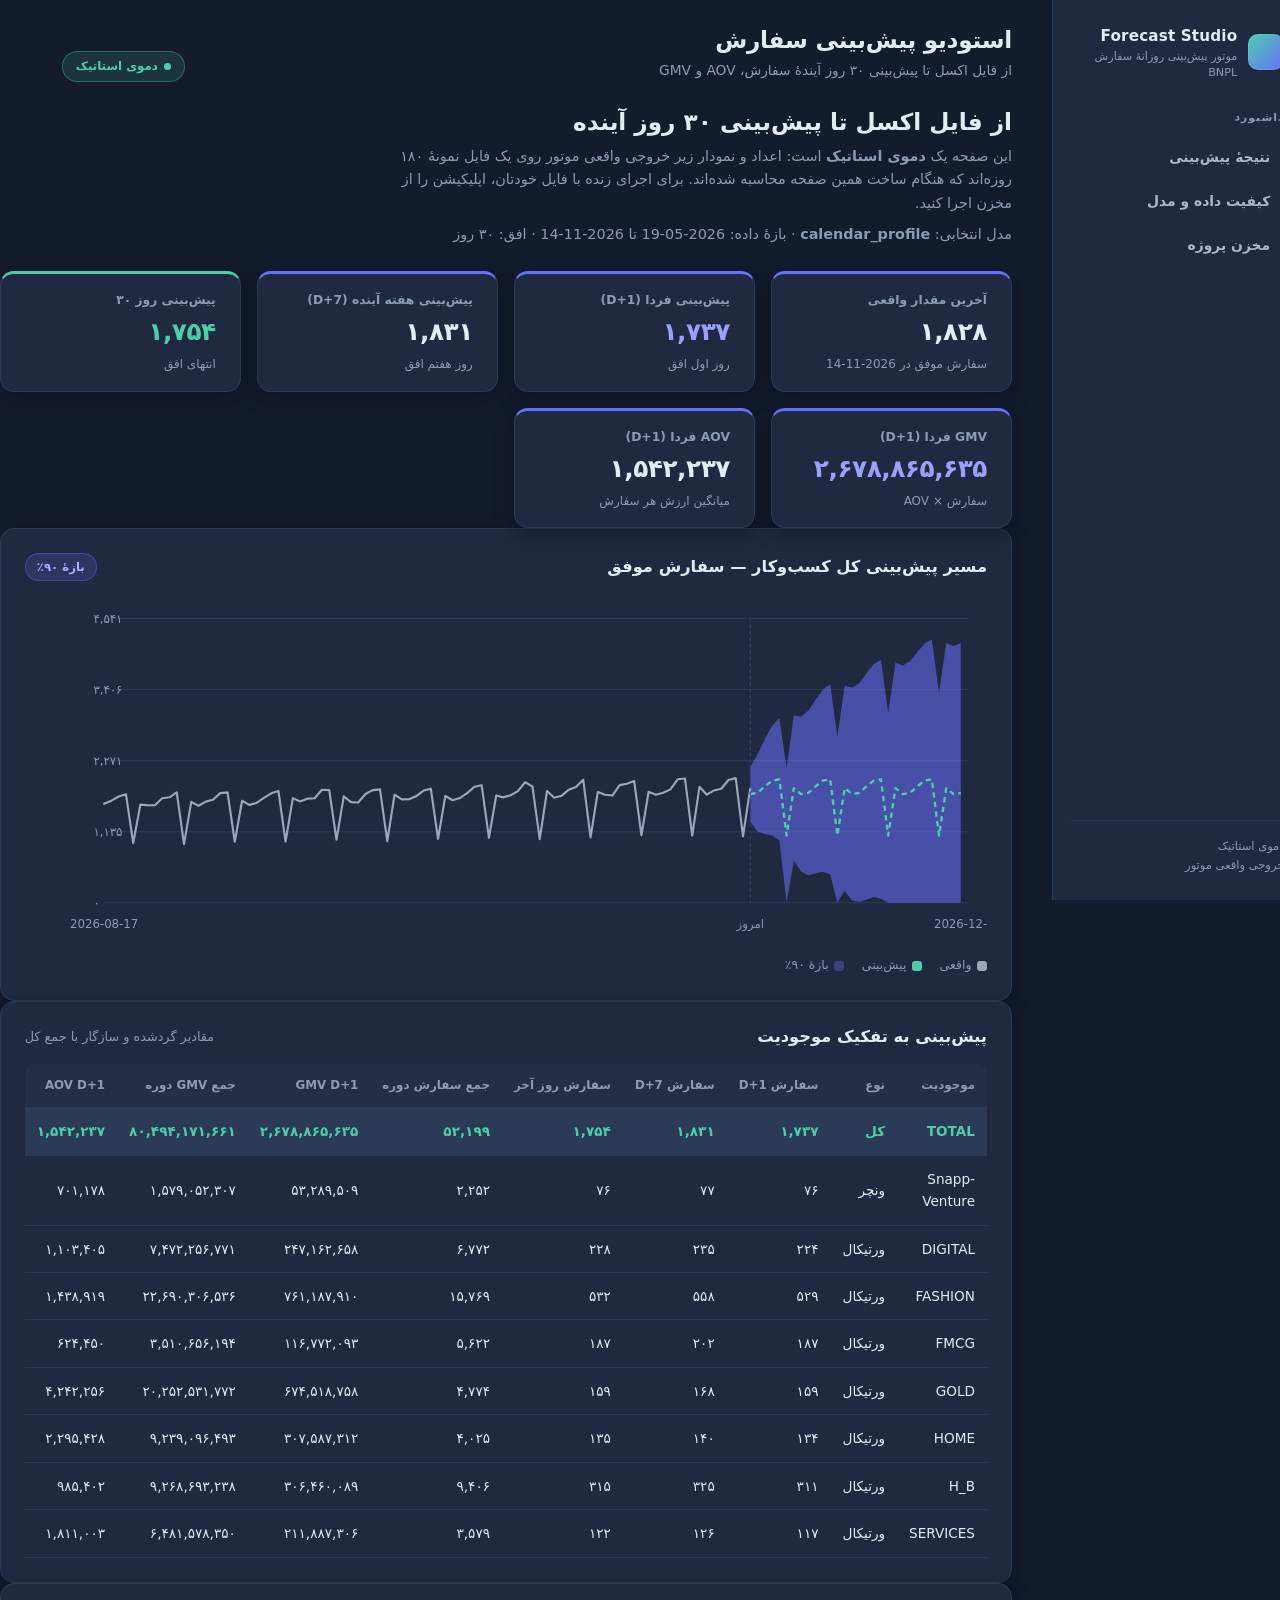
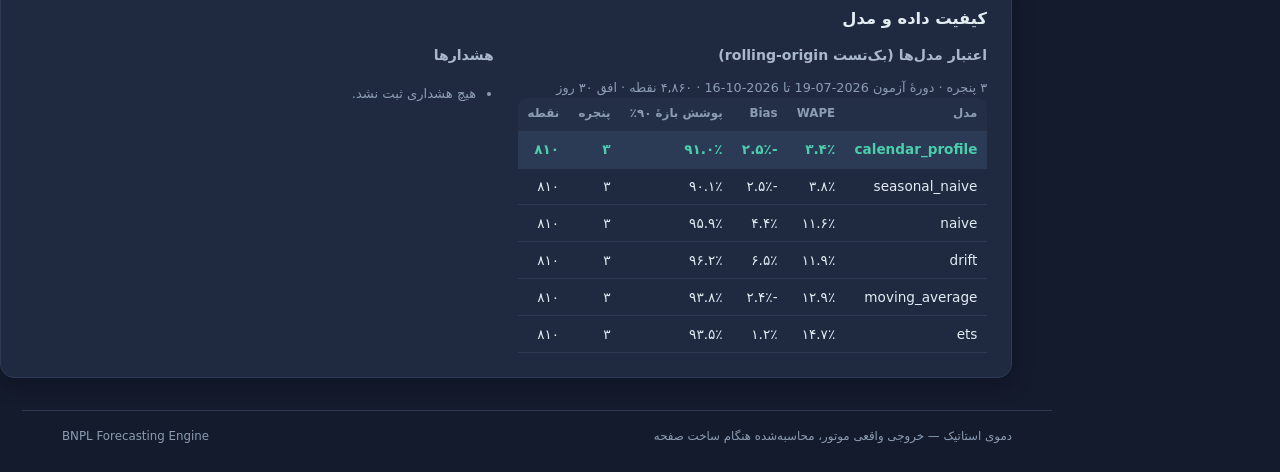
<file: docs/index.html>
<!DOCTYPE html>
<html lang="fa" dir="rtl">
<head>
<meta charset="utf-8"/>
<meta name="viewport" content="width=device-width, initial-scale=1"/>
<title>استودیو پیش‌بینی سفارش | دموی استاتیک</title>
<link rel="stylesheet" href="styles.css"/>
</head>
<body>
<a class="skip-link" href="#main">پرش به محتوای اصلی</a>
<aside class="sidebar">
  <div class="brand">
    <span class="brand-mark" aria-hidden="true"></span>
    <div>
      <div class="brand-name">Forecast Studio</div>
      <div class="brand-sub">موتور پیش‌بینی روزانهٔ سفارش BNPL</div>
    </div>
  </div>
  <nav class="side-nav" aria-label="ناوبری اصلی">
    <p class="side-nav-title">داشبورد</p>
    <a href="#results">نتیجهٔ پیش‌بینی</a>
    <a href="#quality">کیفیت داده و مدل</a>
    <a href="https://github.com/raoufkhoshnazarsp/Order-Forecasting-Engine">مخزن پروژه</a>
  </nav>
  <div class="side-foot">دموی استاتیک<br />خروجی واقعی موتور</div>
</aside>

<div class="shell">
<header class="topbar">
  <div>
    <h2>استودیو پیش‌بینی سفارش</h2>
    <p class="sub">از فایل اکسل تا پیش‌بینی ۳۰ روز آیندهٔ سفارش، AOV و GMV</p>
  </div>
  <span class="pill">دموی استاتیک</span>
</header>

<main id="main">
  <section class="hero">
    <h2>از فایل اکسل تا پیش‌بینی ۳۰ روز آینده</h2>
    <p>
      این صفحه یک <strong>دموی استاتیک</strong> است: اعداد و نمودار زیر خروجی واقعی موتور
      روی یک فایل نمونهٔ ۱۸۰ روزه‌اند که هنگام ساخت همین صفحه محاسبه شده‌اند.
      برای اجرای زنده با فایل خودتان، اپلیکیشن را از مخزن اجرا کنید.
    </p>
    <p class="muted">
      مدل انتخابی: <strong>calendar_profile</strong> ·
      بازهٔ داده: 2026-05-19 تا 2026-11-14 ·
      افق: ۳۰ روز
    </p>
  </section>

  <section id="results">
    <div class="kpi-grid"><div class="kpi "><span class="kpi-label">آخرین مقدار واقعی</span><span class="kpi-value">۱,۸۲۸</span><span class="kpi-sub">سفارش موفق در 2026-11-14</span></div><div class="kpi kpi-accent"><span class="kpi-label">پیش‌بینی فردا (D+1)</span><span class="kpi-value">۱,۷۳۷</span><span class="kpi-sub">روز اول افق</span></div><div class="kpi "><span class="kpi-label">پیش‌بینی هفته آینده (D+7)</span><span class="kpi-value">۱,۸۳۱</span><span class="kpi-sub">روز هفتم افق</span></div><div class="kpi kpi-good"><span class="kpi-label">پیش‌بینی روز ۳۰</span><span class="kpi-value">۱,۷۵۴</span><span class="kpi-sub">انتهای افق</span></div><div class="kpi kpi-accent"><span class="kpi-label">GMV فردا (D+1)</span><span class="kpi-value">۲,۶۷۸,۸۶۵,۶۳۵</span><span class="kpi-sub">سفارش × AOV</span></div><div class="kpi "><span class="kpi-label">AOV فردا (D+1)</span><span class="kpi-value">۱,۵۴۲,۲۳۷</span><span class="kpi-sub">میانگین ارزش هر سفارش</span></div></div>

    <div class="card">
      <div class="card-head">
        <h3>مسیر پیش‌بینی کل کسب‌وکار — سفارش موفق</h3>
        <span class="badge">بازهٔ ۹۰٪</span>
      </div>
      <div class="chart-wrap">
        <svg viewBox="0 0 900 320" role="img" aria-label="نمودار پیش‌بینی"><line x1="74" x2="882" y1="286.0" y2="286.0" stroke="#2c3a54" stroke-width="1"/><text x="64" y="290.0" text-anchor="end" font-size="11" fill="#8b9cb3">۰</text><line x1="74" x2="882" y1="219.5" y2="219.5" stroke="#2c3a54" stroke-width="1"/><text x="64" y="223.5" text-anchor="end" font-size="11" fill="#8b9cb3">۱,۱۳۵</text><line x1="74" x2="882" y1="153.0" y2="153.0" stroke="#2c3a54" stroke-width="1"/><text x="64" y="157.0" text-anchor="end" font-size="11" fill="#8b9cb3">۲,۲۷۱</text><line x1="74" x2="882" y1="86.5" y2="86.5" stroke="#2c3a54" stroke-width="1"/><text x="64" y="90.5" text-anchor="end" font-size="11" fill="#8b9cb3">۳,۴۰۶</text><line x1="74" x2="882" y1="20.0" y2="20.0" stroke="#2c3a54" stroke-width="1"/><text x="64" y="24.0" text-anchor="end" font-size="11" fill="#8b9cb3">۴,۵۴۱</text><path d="M678.3,158.6L685.1,147.0L691.9,132.8L698.7,120.5L705.5,113.1L712.3,160.3L719.0,110.9L725.8,111.7L732.6,106.3L739.4,96.1L746.2,86.7L753.0,81.6L759.8,130.6L766.6,82.8L773.4,84.9L780.2,80.7L786.9,71.5L793.7,63.0L800.5,58.7L807.3,108.4L814.1,61.3L820.9,64.0L827.7,60.2L834.5,51.6L841.3,43.6L848.1,39.7L854.8,89.8L861.6,43.1L868.4,46.1L875.2,42.8L875.2,286.0L868.4,286.0L861.6,286.0L854.8,286.0L848.1,286.0L841.3,286.0L834.5,286.0L827.7,286.0L820.9,286.0L814.1,286.0L807.3,286.0L800.5,282.3L793.7,280.6L786.9,282.8L780.2,285.3L773.4,283.5L766.6,274.8L759.8,286.0L753.0,259.3L746.2,256.9L739.4,258.3L732.6,260.2L725.8,256.8L719.0,246.7L712.3,285.4L705.5,227.8L698.7,223.1L691.9,221.6L685.1,219.5L678.3,209.9Z" fill="#6870fa" opacity="0.55"/><path d="M74.0,193.4L80.8,190.5L87.6,186.6L94.4,184.4L101.2,230.2L107.9,194.2L114.7,194.8L121.5,194.8L128.3,188.2L135.1,187.3L141.9,182.7L148.7,231.1L155.5,191.6L162.3,195.2L169.1,191.4L175.8,189.6L182.6,183.4L189.4,182.7L196.2,228.9L203.0,190.6L209.8,194.4L216.6,192.6L223.4,187.9L230.2,183.6L237.0,181.4L243.7,228.7L250.5,188.1L257.3,191.2L264.1,188.6L270.9,188.2L277.7,180.3L284.5,180.5L291.3,227.0L298.1,186.5L304.9,191.9L311.6,192.2L318.4,184.2L325.2,180.6L332.0,179.9L338.8,228.4L345.6,184.9L352.4,189.3L359.2,189.2L366.0,186.2L372.8,181.0L379.5,179.3L386.3,226.2L393.1,186.1L399.9,190.1L406.7,188.0L413.5,183.4L420.3,177.5L427.1,176.1L433.9,225.2L440.7,185.7L447.4,187.4L454.2,185.4L461.0,181.6L467.8,173.1L474.6,177.3L481.4,226.5L488.2,181.4L495.0,187.7L501.8,185.9L508.6,180.2L515.3,177.8L522.1,171.0L528.9,224.9L535.7,182.3L542.5,185.0L549.3,185.7L556.1,175.9L562.9,174.6L569.7,172.1L576.5,222.8L583.2,182.2L590.0,185.0L596.8,183.1L603.6,179.9L610.4,170.5L617.2,169.7L624.0,223.1L630.8,177.5L637.6,184.9L644.4,180.9L651.1,179.3L657.9,171.1L664.7,169.4L671.5,223.8L678.3,178.9" fill="none" stroke="#9aa8bd" stroke-width="2" stroke-linejoin="round" stroke-linecap="round"/><path d="M678.3,184.3L685.1,183.3L691.9,177.1L698.7,171.8L705.5,170.5L712.3,223.1L719.0,178.7L725.8,184.3L732.6,183.3L739.4,177.1L746.2,171.8L753.0,170.5L759.8,223.1L766.6,178.7L773.4,184.3L780.2,183.3L786.9,177.1L793.7,171.8L800.5,170.5L807.3,223.1L814.1,178.7L820.9,184.3L827.7,183.3L834.5,177.1L841.3,171.8L848.1,170.5L854.8,223.1L861.6,178.7L868.4,184.3L875.2,183.3" fill="none" stroke="#4cceac" stroke-width="2.2" stroke-dasharray="5 4" stroke-linejoin="round"/><line x1="678.3" x2="678.3" y1="20" y2="286" stroke="#3a4a67" stroke-dasharray="3 3"/><text x="74.0" y="310" text-anchor="middle" font-size="11" fill="#8b9cb3">2026-08-17</text><text x="678.3" y="310" text-anchor="middle" font-size="11" fill="#8b9cb3">امروز</text><text x="882.0" y="310" text-anchor="middle" font-size="11" fill="#8b9cb3">2026-12-14</text></svg>
        <div class="legend">
          <span><i class="dot dot-actual"></i>واقعی</span>
          <span><i class="dot dot-forecast"></i>پیش‌بینی</span>
          <span><i class="dot dot-band"></i>بازهٔ ۹۰٪</span>
        </div>
      </div>
    </div>

    <div class="card">
      <div class="card-head">
        <h3>پیش‌بینی به تفکیک موجودیت</h3>
        <span class="muted">مقادیر گردشده و سازگار با جمع کل</span>
      </div>
      <div class="table-wrap">
        <table class="table">
          <thead><tr>
            <th scope="col">موجودیت</th><th scope="col">نوع</th>
            <th scope="col">سفارش D+1</th><th scope="col">سفارش D+7</th>
            <th scope="col">سفارش روز آخر</th><th scope="col">جمع سفارش دوره</th>
            <th scope="col">GMV D+1</th><th scope="col">جمع GMV دوره</th>
            <th scope="col">AOV D+1</th>
          </tr></thead>
          <tbody><tr class="is-total"><td>TOTAL</td><td>کل</td><td>۱,۷۳۷</td><td>۱,۸۳۱</td><td>۱,۷۵۴</td><td>۵۲,۱۹۹</td><td>۲,۶۷۸,۸۶۵,۶۳۵</td><td>۸۰,۴۹۴,۱۷۱,۶۶۱</td><td>۱,۵۴۲,۲۳۷</td></tr><tr class=""><td>Snapp-Venture</td><td>ونچر</td><td>۷۶</td><td>۷۷</td><td>۷۶</td><td>۲,۲۵۲</td><td>۵۳,۲۸۹,۵۰۹</td><td>۱,۵۷۹,۰۵۲,۳۰۷</td><td>۷۰۱,۱۷۸</td></tr><tr class=""><td>DIGITAL</td><td>ورتیکال</td><td>۲۲۴</td><td>۲۳۵</td><td>۲۲۸</td><td>۶,۷۷۲</td><td>۲۴۷,۱۶۲,۶۵۸</td><td>۷,۴۷۲,۲۵۶,۷۷۱</td><td>۱,۱۰۳,۴۰۵</td></tr><tr class=""><td>FASHION</td><td>ورتیکال</td><td>۵۲۹</td><td>۵۵۸</td><td>۵۳۲</td><td>۱۵,۷۶۹</td><td>۷۶۱,۱۸۷,۹۱۰</td><td>۲۲,۶۹۰,۳۰۶,۵۳۶</td><td>۱,۴۳۸,۹۱۹</td></tr><tr class=""><td>FMCG</td><td>ورتیکال</td><td>۱۸۷</td><td>۲۰۲</td><td>۱۸۷</td><td>۵,۶۲۲</td><td>۱۱۶,۷۷۲,۰۹۳</td><td>۳,۵۱۰,۶۵۶,۱۹۴</td><td>۶۲۴,۴۵۰</td></tr><tr class=""><td>GOLD</td><td>ورتیکال</td><td>۱۵۹</td><td>۱۶۸</td><td>۱۵۹</td><td>۴,۷۷۴</td><td>۶۷۴,۵۱۸,۷۵۸</td><td>۲۰,۲۵۲,۵۳۱,۷۷۲</td><td>۴,۲۴۲,۲۵۶</td></tr><tr class=""><td>HOME</td><td>ورتیکال</td><td>۱۳۴</td><td>۱۴۰</td><td>۱۳۵</td><td>۴,۰۲۵</td><td>۳۰۷,۵۸۷,۳۱۲</td><td>۹,۲۳۹,۰۹۶,۴۹۳</td><td>۲,۲۹۵,۴۲۸</td></tr><tr class=""><td>H_B</td><td>ورتیکال</td><td>۳۱۱</td><td>۳۲۵</td><td>۳۱۵</td><td>۹,۴۰۶</td><td>۳۰۶,۴۶۰,۰۸۹</td><td>۹,۲۶۸,۶۹۳,۲۳۸</td><td>۹۸۵,۴۰۲</td></tr><tr class=""><td>SERVICES</td><td>ورتیکال</td><td>۱۱۷</td><td>۱۲۶</td><td>۱۲۲</td><td>۳,۵۷۹</td><td>۲۱۱,۸۸۷,۳۰۶</td><td>۶,۴۸۱,۵۷۸,۳۵۰</td><td>۱,۸۱۱,۰۰۳</td></tr></tbody>
        </table>
      </div>
    </div>

    <div class="card" id="quality">
      <div class="card-head"><h3>کیفیت داده و مدل</h3></div>
      <div class="split">
        <div>
          <h4>اعتبار مدل‌ها (بک‌تست rolling-origin)</h4>
          <p class="muted">۳ پنجره · دورهٔ آزمون 2026-07-19 تا 2026-10-16 · ۴,۸۶۰ نقطه · افق ۳۰ روز</p>
          <div class="table-wrap">
            <table class="table table-compact">
              <thead><tr>
                <th scope="col">مدل</th><th scope="col">WAPE</th><th scope="col">Bias</th>
                <th scope="col">پوشش بازهٔ ۹۰٪</th><th scope="col">پنجره</th><th scope="col">نقطه</th>
              </tr></thead>
              <tbody><tr class="is-total"><td>calendar_profile</td><td>۳.۴٪</td><td>-۲.۵٪</td><td>۹۱.۰٪</td><td>۳</td><td>۸۱۰</td></tr><tr class=""><td>seasonal_naive</td><td>۳.۸٪</td><td>-۲.۵٪</td><td>۹۰.۱٪</td><td>۳</td><td>۸۱۰</td></tr><tr class=""><td>naive</td><td>۱۱.۶٪</td><td>۴.۴٪</td><td>۹۵.۹٪</td><td>۳</td><td>۸۱۰</td></tr><tr class=""><td>drift</td><td>۱۱.۹٪</td><td>۶.۵٪</td><td>۹۶.۲٪</td><td>۳</td><td>۸۱۰</td></tr><tr class=""><td>moving_average</td><td>۱۲.۹٪</td><td>-۲.۴٪</td><td>۹۳.۸٪</td><td>۳</td><td>۸۱۰</td></tr><tr class=""><td>ets</td><td>۱۴.۷٪</td><td>۱.۲٪</td><td>۹۳.۵٪</td><td>۳</td><td>۸۱۰</td></tr></tbody>
            </table>
          </div>
        </div>
        <div>
          <h4>هشدارها</h4>
          <ul class="warning-list"><li class="empty">هیچ هشداری ثبت نشد.</li></ul>
        </div>
      </div>
    </div>
  </section>
</main>

<footer class="footer">
  <span>دموی استاتیک — خروجی واقعی موتور، محاسبه‌شده هنگام ساخت صفحه</span>
  <span>BNPL Forecasting Engine</span>
</footer>
</div>
</body>
</html>
</file>
<file: docs/styles.css>
/* ==========================================================================
   BNPL Forecast Studio — dark dashboard theme
   Palette mirrors the reference analytics dashboard:
   canvas #141b2d · panels #1F2A40 · green #4cceac · blue #6870fa · red #db4f4a
   ========================================================================== */

:root {
  --bg: #141b2d;
  --surface: #1f2a40;
  --surface-2: #232f47;
  --surface-3: #2b3a55;
  --border: #2c3a54;
  --border-strong: #3a4a67;

  --text: #e3ebf3;
  --text-muted: #8b9cb3;
  --text-soft: #aab8cc;

  --green: #4cceac;
  --green-soft: rgba(76, 206, 172, .14);
  --brand: #6870fa;
  --brand-soft: rgba(104, 112, 250, .18);
  --danger: #db4f4a;
  --danger-soft: rgba(219, 79, 74, .16);
  --warn: #e2b04a;
  --warn-soft: rgba(226, 176, 74, .14);

  --sp-1: .25rem;
  --sp-2: .5rem;
  --sp-3: .75rem;
  --sp-4: 1rem;
  --sp-5: 1.5rem;
  --sp-6: 2rem;

  --radius: 14px;
  --radius-sm: 9px;
  --shadow: 0 6px 20px rgba(4, 8, 18, .35);
  --font: "Source Sans Pro", "Vazirmatn", "IRANSans", "Segoe UI", "Tahoma", system-ui, sans-serif;
  --mono: "SFMono-Regular", "Consolas", "Liberation Mono", monospace;
  color-scheme: dark;
}

* { box-sizing: border-box; }

[hidden] { display: none !important; }

html { scroll-behavior: smooth; }

body {
  margin: 0;
  background: var(--bg);
  color: var(--text);
  font-family: var(--font);
  font-size: 15px;
  line-height: 1.65;
  min-height: 100vh;
  display: grid;
  grid-template-columns: 250px minmax(0, 1fr);
}

h1, h2, h3, h4 { margin: 0; line-height: 1.35; font-weight: 700; }
h1 { font-size: 1.05rem; }
h2 { font-size: 1.45rem; }
h3 { font-size: 1.02rem; }
h4 { font-size: .88rem; color: var(--text-soft); margin: 0 0 var(--sp-3); }
p { margin: 0; }
a { color: var(--green); text-decoration: none; }
a:hover { text-decoration: underline; }

.skip-link {
  position: absolute; inset-inline-start: -999px; top: .5rem; z-index: 50;
  background: var(--brand); color: #fff; padding: .4rem .9rem; border-radius: var(--radius-sm);
}
.skip-link:focus { inset-inline-start: .75rem; }

/* ---------- sidebar ---------- */
.sidebar {
  background: var(--surface);
  border-inline-end: 1px solid var(--border);
  padding: 1.5rem 1.1rem;
  display: flex; flex-direction: column; gap: 1.8rem;
  position: sticky; top: 0; height: 100vh; overflow-y: auto;
}
.brand { display: flex; align-items: center; gap: .7rem; }
.brand-mark {
  width: 36px; height: 36px; border-radius: 10px; flex: 0 0 auto;
  background: linear-gradient(135deg, var(--green), var(--brand));
  box-shadow: 0 0 0 1px rgba(255, 255, 255, .08) inset;
}
.brand-name { font-size: .95rem; font-weight: 700; letter-spacing: .01em; }
.brand-sub { color: var(--text-muted); font-size: .7rem; line-height: 1.4; }

.side-nav { display: grid; gap: .2rem; }
.side-nav-title {
  color: var(--text-muted); font-size: .68rem; font-weight: 700;
  text-transform: uppercase; letter-spacing: .09em; margin: 0 0 .45rem .5rem;
}
.side-nav a {
  display: flex; align-items: center; gap: .6rem;
  color: var(--text-soft); font-size: .87rem; font-weight: 600;
  padding: .55rem .7rem; border-radius: var(--radius-sm);
  border-inline-start: 3px solid transparent;
  transition: background .15s, color .15s, border-color .15s;
}
.side-nav a:hover {
  background: var(--surface-3); color: var(--text); text-decoration: none;
  border-inline-start-color: var(--brand);
}
.side-nav a svg { width: 17px; height: 17px; flex: 0 0 auto; color: var(--green); }

.side-foot {
  margin-top: auto; padding-top: 1rem; border-top: 1px solid var(--border);
  color: var(--text-muted); font-size: .72rem; line-height: 1.7;
}

/* ---------- shell / header ---------- */
.shell { display: flex; flex-direction: column; min-width: 0; }

.topbar {
  display: flex; align-items: flex-end; justify-content: space-between;
  gap: 1rem; flex-wrap: wrap;
  padding: 1.5rem clamp(1.1rem, 3.5vw, 2.5rem) 0;
}
.topbar h2 { letter-spacing: -.01em; }
.topbar .sub { color: var(--text-muted); font-size: .86rem; margin-top: .25rem; }

.pill {
  display: inline-flex; align-items: center; gap: .4rem;
  background: var(--green-soft); color: var(--green);
  border: 1px solid rgba(76, 206, 172, .35);
  padding: .3rem .8rem; border-radius: 999px; font-size: .74rem; font-weight: 700;
}
.pill::before { content: ""; width: 7px; height: 7px; border-radius: 50%; background: var(--green); }

/* ---------- layout ---------- */
main {
  padding: var(--sp-5) clamp(1.1rem, 3.5vw, 2.5rem) var(--sp-6);
  display: grid; gap: var(--sp-5); align-content: start;
}

.hero p { color: var(--text-muted); max-width: 70ch; margin-top: .45rem; font-size: .9rem; }

.card {
  background: var(--surface);
  border: 1px solid var(--border);
  border-radius: var(--radius);
  box-shadow: var(--shadow);
  padding: var(--sp-5) var(--sp-5) var(--sp-5);
}

.card-head {
  display: flex; align-items: center; justify-content: space-between;
  gap: var(--sp-3); flex-wrap: wrap; margin-bottom: var(--sp-4);
}
.head-actions { display: flex; gap: .5rem; flex-wrap: wrap; align-items: center; }

.segmented {
  display: inline-flex; padding: 3px; gap: 2px;
  background: var(--bg); border-radius: 999px; border: 1px solid var(--border);
}
.seg {
  border: 0; background: transparent; cursor: pointer; font-family: inherit;
  font-size: .8rem; font-weight: 700; color: var(--text-muted);
  padding: .34rem .9rem; border-radius: 999px; transition: background .15s, color .15s;
}
.seg:hover { color: var(--text); }
.seg.is-active { background: var(--brand); color: #fff; }
.seg:focus-visible { outline: 2px solid var(--green); outline-offset: 2px; }

.muted { color: var(--text-muted); font-size: .8rem; }

/* ---------- buttons ---------- */
.btn {
  display: inline-flex; align-items: center; justify-content: center;
  gap: .4rem; border: 1px solid transparent; cursor: pointer;
  font-family: inherit; font-size: .87rem; font-weight: 700;
  padding: .6rem 1.1rem; border-radius: var(--radius-sm);
  transition: background .15s, border-color .15s, transform .05s;
}
.btn:active { transform: translateY(1px); }
.btn:focus-visible { outline: 2px solid var(--green); outline-offset: 2px; }
.btn-primary { background: var(--green); color: #101a2b; }
.btn-primary:hover { background: #5edcbb; }
.btn-primary:disabled { background: #33505f; color: #7d93a4; cursor: not-allowed; }
.btn-ghost {
  background: transparent; color: var(--text-soft); border-color: var(--border-strong);
}
.btn-ghost:hover { color: var(--green); border-color: var(--green); text-decoration: none; }
.btn-accent { background: var(--brand); color: #fff; }
.btn-accent:hover { background: #7b82ff; }
.btn-sm { padding: .38rem .8rem; font-size: .79rem; }

/* ---------- upload ---------- */
.upload-form { display: grid; gap: var(--sp-4); }

.dropzone {
  display: grid; place-items: center; gap: .3rem;
  padding: 2rem 1rem;
  border: 1.5px dashed var(--border-strong);
  border-radius: var(--radius);
  background: var(--bg);
  cursor: pointer; text-align: center;
  transition: border-color .15s, background .15s;
}
.dropzone:hover, .dropzone:focus-visible { border-color: var(--green); background: var(--green-soft); outline: none; }
.dropzone.dragover { border-color: var(--green); background: var(--green-soft); }
.dropzone-icon { width: 32px; height: 32px; color: var(--green); }
.dropzone-title { font-weight: 600; }
.dropzone-hint { color: var(--text-muted); font-size: .78rem; }
.dropzone-file {
  margin-top: .35rem; font-size: .82rem; font-weight: 700;
  color: var(--green); background: var(--green-soft); border-radius: 999px; padding: .18rem .8rem;
}

.controls { display: flex; align-items: end; gap: var(--sp-4); flex-wrap: wrap; }
.field { display: grid; gap: .3rem; font-size: .8rem; color: var(--text-muted); font-weight: 700; }
.field select {
  font-family: inherit; font-size: .87rem; color: var(--text);
  padding: .52rem .7rem; min-width: 13rem;
  border: 1px solid var(--border-strong); border-radius: var(--radius-sm);
  background: var(--bg);
}
.field select:focus-visible { outline: 2px solid var(--green); border-color: var(--green); }
.controls .btn-primary { margin-inline-start: auto; padding-inline: 1.7rem; }

/* ---------- quality gate ---------- */
.quality {
  margin-top: var(--sp-4);
  padding: var(--sp-4) var(--sp-5);
  background: var(--bg);
  border: 1px solid var(--border);
  border-radius: var(--radius);
}
.quality-head {
  display: flex; align-items: center; justify-content: space-between;
  gap: var(--sp-3); margin-bottom: var(--sp-2);
}
.quality-head h4 { margin: 0; }
.check-list { list-style: none; margin: var(--sp-3) 0 0; padding: 0; display: grid; gap: var(--sp-2); }
.check {
  display: grid; gap: .1rem;
  padding: var(--sp-2) var(--sp-3);
  border-radius: var(--radius-sm);
  border-inline-start: 3px solid var(--border-strong);
  background: var(--surface-2);
}
.check-title { font-size: .84rem; font-weight: 700; }
.check-detail { font-size: .78rem; color: var(--text-muted); }
.check-pass { border-inline-start-color: var(--green); }
.check-pass .check-title { color: var(--green); }
.check-warn { border-inline-start-color: var(--warn); }
.check-warn .check-title { color: var(--warn); }
.check-fail { border-inline-start-color: var(--danger); }
.check-fail .check-title { color: #ff9b97; }
.quality-actions {
  display: flex; align-items: center; gap: var(--sp-3);
  flex-wrap: wrap; margin-top: var(--sp-4);
}
.badge-pass { background: var(--green-soft); color: var(--green); border-color: rgba(76, 206, 172, .4); }
.badge-warn { background: var(--warn-soft); color: var(--warn); border-color: rgba(226, 176, 74, .4); }
.badge-fail { background: var(--danger-soft); color: #ff9b97; border-color: rgba(219, 79, 74, .45); }

/* ---------- alerts / progress ---------- */
.alert { margin-top: 1rem; padding: .75rem 1rem; border-radius: var(--radius-sm); font-size: .85rem; }
.alert-error { background: var(--danger-soft); color: #ff9b97; border: 1px solid rgba(219, 79, 74, .45); }
.alert-ok { background: var(--green-soft); color: var(--green); border: 1px solid rgba(76, 206, 172, .4); }

.progress { display: flex; align-items: center; gap: .7rem; margin-top: 1rem; color: var(--text-muted); font-size: .85rem; }
.spinner {
  width: 18px; height: 18px; border-radius: 50%;
  border: 2.5px solid var(--surface-3); border-top-color: var(--green);
  animation: spin .8s linear infinite;
}
@keyframes spin { to { transform: rotate(360deg); } }

/* ---------- KPIs ---------- */
.kpi-grid { display: grid; gap: var(--sp-4); grid-template-columns: repeat(auto-fit, minmax(205px, 1fr)); }
.kpi {
  background: var(--surface); border: 1px solid var(--border); border-radius: var(--radius);
  padding: var(--sp-4) var(--sp-5); box-shadow: var(--shadow);
  display: grid; gap: .12rem;
  border-top: 3px solid var(--brand);
}
.kpi-label { color: var(--text-muted); font-size: .77rem; font-weight: 700; }
.kpi-value { font-size: 1.55rem; font-weight: 700; letter-spacing: -.02em; font-variant-numeric: tabular-nums; }
.kpi-sub { color: var(--text-muted); font-size: .75rem; }
.kpi-accent { border-top-color: var(--brand); }
.kpi-accent .kpi-value { color: #9aa0ff; }
.kpi-good { border-top-color: var(--green); }
.kpi-good .kpi-value { color: var(--green); }
.kpi-warn { border-top-color: var(--warn); }
.kpi-warn .kpi-value { color: var(--warn); }

/* ---------- chart ---------- */
.chart-wrap { display: grid; gap: var(--sp-4); }
#chart { width: 100%; height: auto; display: block; }
#chart text { font-family: var(--font); font-size: 11px; fill: var(--text-muted); }
.legend { display: flex; gap: 1.1rem; font-size: .78rem; color: var(--text-muted); flex-wrap: wrap; }
.legend span { display: inline-flex; align-items: center; gap: .35rem; }
.dot { width: 10px; height: 10px; border-radius: 3px; display: inline-block; }
.dot-actual { background: #9aa8bd; }
.dot-forecast { background: var(--green); }
.dot-band { background: rgba(104, 112, 250, .35); }

.badge {
  font-size: .73rem; font-weight: 700; padding: .2rem .7rem;
  border-radius: 999px; background: var(--brand-soft); color: #a9aeff;
  border: 1px solid rgba(104, 112, 250, .4);
}

/* ---------- tables ---------- */
.table-wrap { overflow-x: auto; }
.table { width: 100%; border-collapse: collapse; font-size: .85rem; }
.table th, .table td { padding: var(--sp-3) var(--sp-3); text-align: right; border-bottom: 1px solid var(--border); }
.table th {
  color: var(--text-muted); font-size: .74rem; font-weight: 700;
  background: var(--surface-2); text-transform: none; white-space: nowrap;
}
.table th:first-child { border-start-start-radius: var(--radius-sm); }
.table th:last-child { border-start-end-radius: var(--radius-sm); }
.table tbody tr:hover { background: var(--surface-2); }
.table td:not(:first-child) { font-variant-numeric: tabular-nums; }
.table tr.is-total td {
  font-weight: 700; background: var(--surface-3); border-top: 1px solid var(--border-strong);
  color: var(--green);
}
.table-compact th, .table-compact td { padding: .42rem .6rem; }

.split { display: grid; gap: var(--sp-5); grid-template-columns: 1fr 1fr; }
@media (max-width: 900px) { .split { grid-template-columns: 1fr; } }

.warning-list, .sheet-list { margin: 0 0 1rem; padding-inline-start: 1.1rem; font-size: .82rem; color: var(--text-muted); }
.warning-list li { margin-bottom: .3rem; }
.warning-list li.is-warn { color: var(--warn); }
.sheet-list code { font-family: var(--mono); font-size: .76rem; color: var(--text-soft); }

.empty { color: var(--text-muted); font-size: .82rem; padding: .4rem 0; }

/* ---------- footer ---------- */
.footer {
  padding: 1rem clamp(1.1rem, 3.5vw, 2.5rem) 1.6rem;
  display: flex; justify-content: space-between; gap: 1rem; flex-wrap: wrap;
  color: var(--text-muted); font-size: .74rem;
  border-top: 1px solid var(--border);
}

/* ---------- responsive ---------- */
@media (max-width: 860px) {
  body { grid-template-columns: 1fr; }
  .sidebar {
    position: static; height: auto; flex-direction: row; align-items: center;
    justify-content: space-between; gap: .8rem; padding: .85rem 1.1rem;
    border-inline-end: 0; border-bottom: 1px solid var(--border);
    overflow-x: auto;
  }
  .side-nav, .side-foot { display: none; }
  .topbar { padding-top: 1.1rem; }
}

@media (prefers-reduced-motion: reduce) {
  * { animation-duration: .01ms !important; transition-duration: .01ms !important; }
  html { scroll-behavior: auto; }
}
</file>
